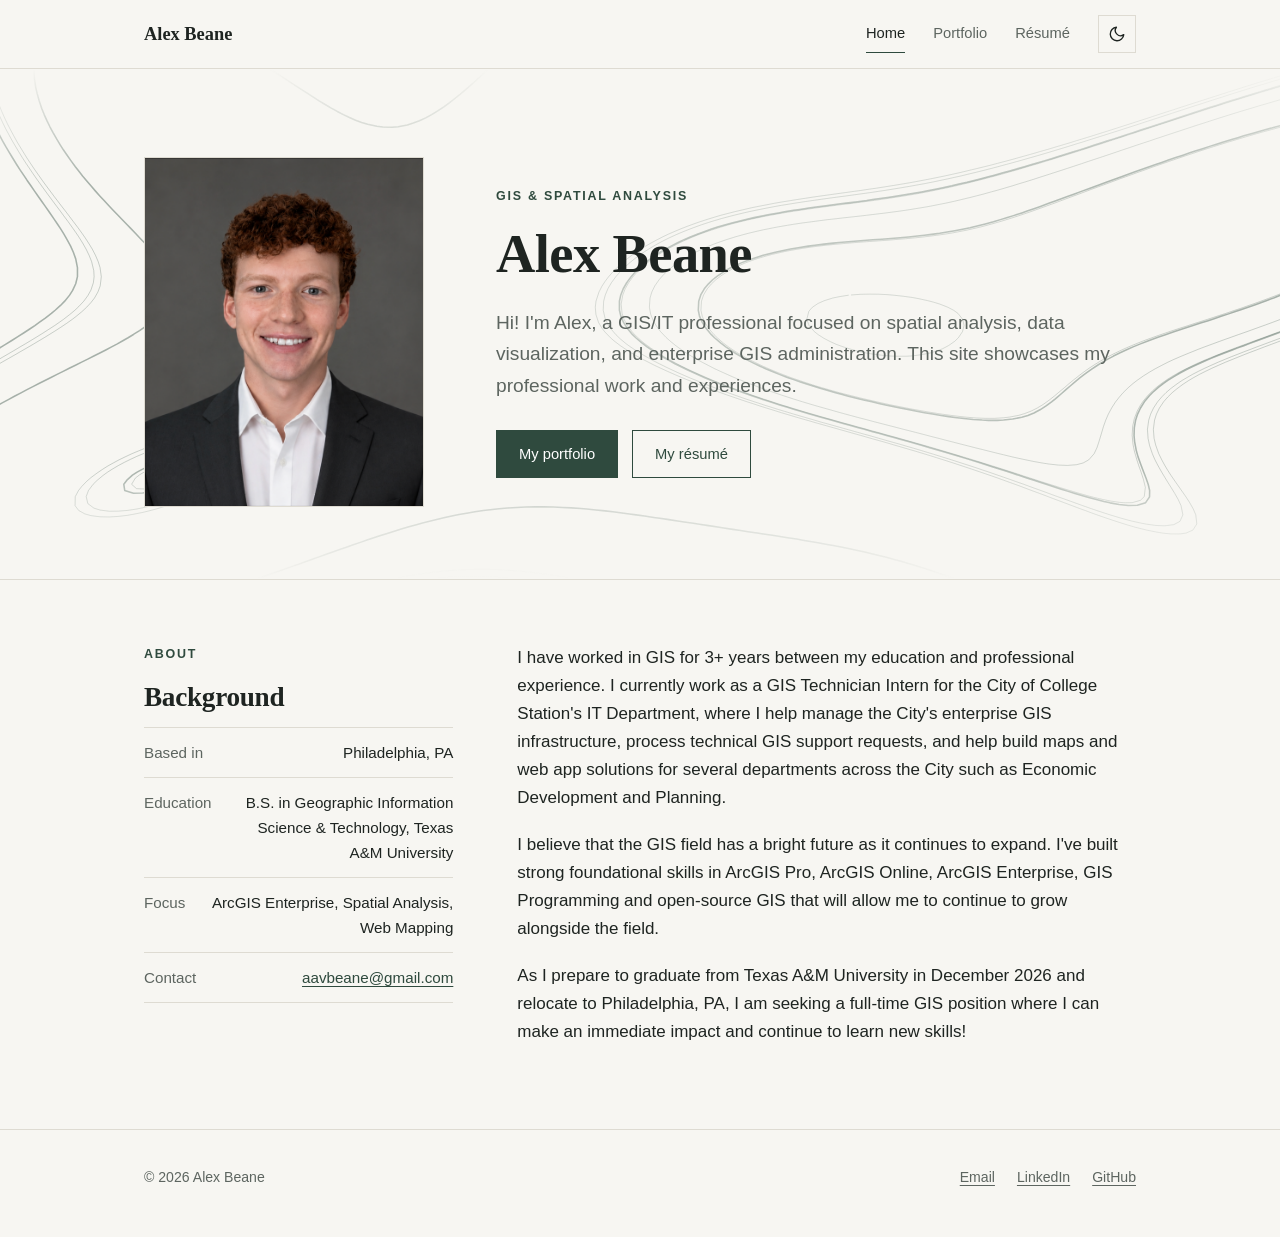
<file: index.html>
<!DOCTYPE html>
<html lang="en">
<head>
  <meta charset="utf-8">
  <meta name="viewport" content="width=device-width, initial-scale=1">
  <title>Alex Beane | GIS Professional</title>
  <meta name="description" content="Portfolio of Alex Beane, a GIS professional specializing in spatial analysis, cartography, and geospatial data.">
  <link rel="stylesheet" href="style.css">
  <script src="theme.js"></script>
</head>
<body>

  <header class="site-header">
    <div class="wrap">
      <a class="brand" href="index.html">Alex Beane</a>
      <div class="header-actions">
        <nav class="nav" aria-label="Main">
          <a href="index.html" aria-current="page">Home</a>
          <a href="portfolio.html">Portfolio</a>
          <a href="resume.html">Résumé</a>
        </nav>
        <button class="theme-toggle" type="button" aria-label="Dark mode" aria-pressed="false" title="Switch to dark mode">
          <svg class="icon-moon" viewBox="0 0 24 24" aria-hidden="true"><path d="M21 12.8A9 9 0 1 1 11.2 3a7 7 0 0 0 9.8 9.8z"/></svg>
          <svg class="icon-sun" viewBox="0 0 24 24" aria-hidden="true"><circle cx="12" cy="12" r="4"/><path d="M12 2v2M12 20v2M4.93 4.93l1.41 1.41M17.66 17.66l1.41 1.41M2 12h2M20 12h2M4.93 19.07l1.41-1.41M17.66 6.34l1.41-1.41"/></svg>
        </button>
      </div>
    </div>
  </header>

  <main>
    <!-- Intro -->
    <div class="hero">
      <div class="wrap hero-grid">
        <!-- Portrait -->
        <div class="portrait">
          <img src="images/portrait.png" alt="Portrait of Alex Beane">
        </div>
        <div>
          <p class="eyebrow">GIS &amp; Spatial Analysis</p>
          <h1>Alex Beane</h1>
          <p class="lede">
            Hi! I'm Alex, a GIS/IT professional focused on spatial analysis, data visualization, and
            enterprise GIS administration. This site showcases my professional work and experiences.
          </p>
          <div class="actions">
            <a class="btn" href="portfolio.html">My portfolio</a>
            <a class="btn ghost" href="resume.html">My résumé</a>
          </div>
        </div>
      </div>
    </div>

    <!-- About -->
    <section id="about">
      <div class="wrap two-col">
        <div>
          <p class="eyebrow">About</p>
          <h2>Background</h2>
          <ul class="facts">
            <li><span>Based in</span><span>Philadelphia, PA</span></li>
            <li><span>Education</span><span>B.S. in Geographic Information Science & Technology, Texas A&M University</span></li>
            <li><span>Focus</span><span>ArcGIS Enterprise, Spatial Analysis, Web Mapping</span></li>
            <li><span>Contact</span><span><a href="mailto:aavbeane@gmail.com">aavbeane@gmail.com</a></span></li>
          </ul>
        </div>
        <div>
          <p>
            I have worked in GIS for 3+ years between my education and professional experience. I currently work as a GIS Technician Intern for the City of College Station's IT Department, where I help manage the City's enterprise GIS infrastructure, process technical GIS support requests, and help build maps and web app solutions for several departments across the City such as Economic Development and Planning.
          </p>
          <p>
            I believe that the GIS field has a bright future as it continues to expand. I've built strong foundational skills in ArcGIS Pro, ArcGIS Online, ArcGIS Enterprise, GIS Programming and open-source GIS that will allow me to continue to grow alongside the field.
          </p>
          <p>
            As I prepare to graduate from Texas A&M University in December 2026 and relocate to Philadelphia, PA, I am seeking a full-time GIS position where I can make an immediate impact and continue to learn new skills!
          </p>
        </div>
      </div>
    </section>

  <footer class="site-footer">
    <div class="wrap">
      <span>&copy; 2026 Alex Beane</span>
      <div class="footer-links">
        <a href="mailto:aavbeane@gmail.com">Email</a>
        <a href="https://www.linkedin.com/in/beanealex" rel="noopener">LinkedIn</a>
        <a href="https://github.com/alex-beane" rel="noopener">GitHub</a>
      </div>
    </div>
  </footer>

</body>
</html>
</file>
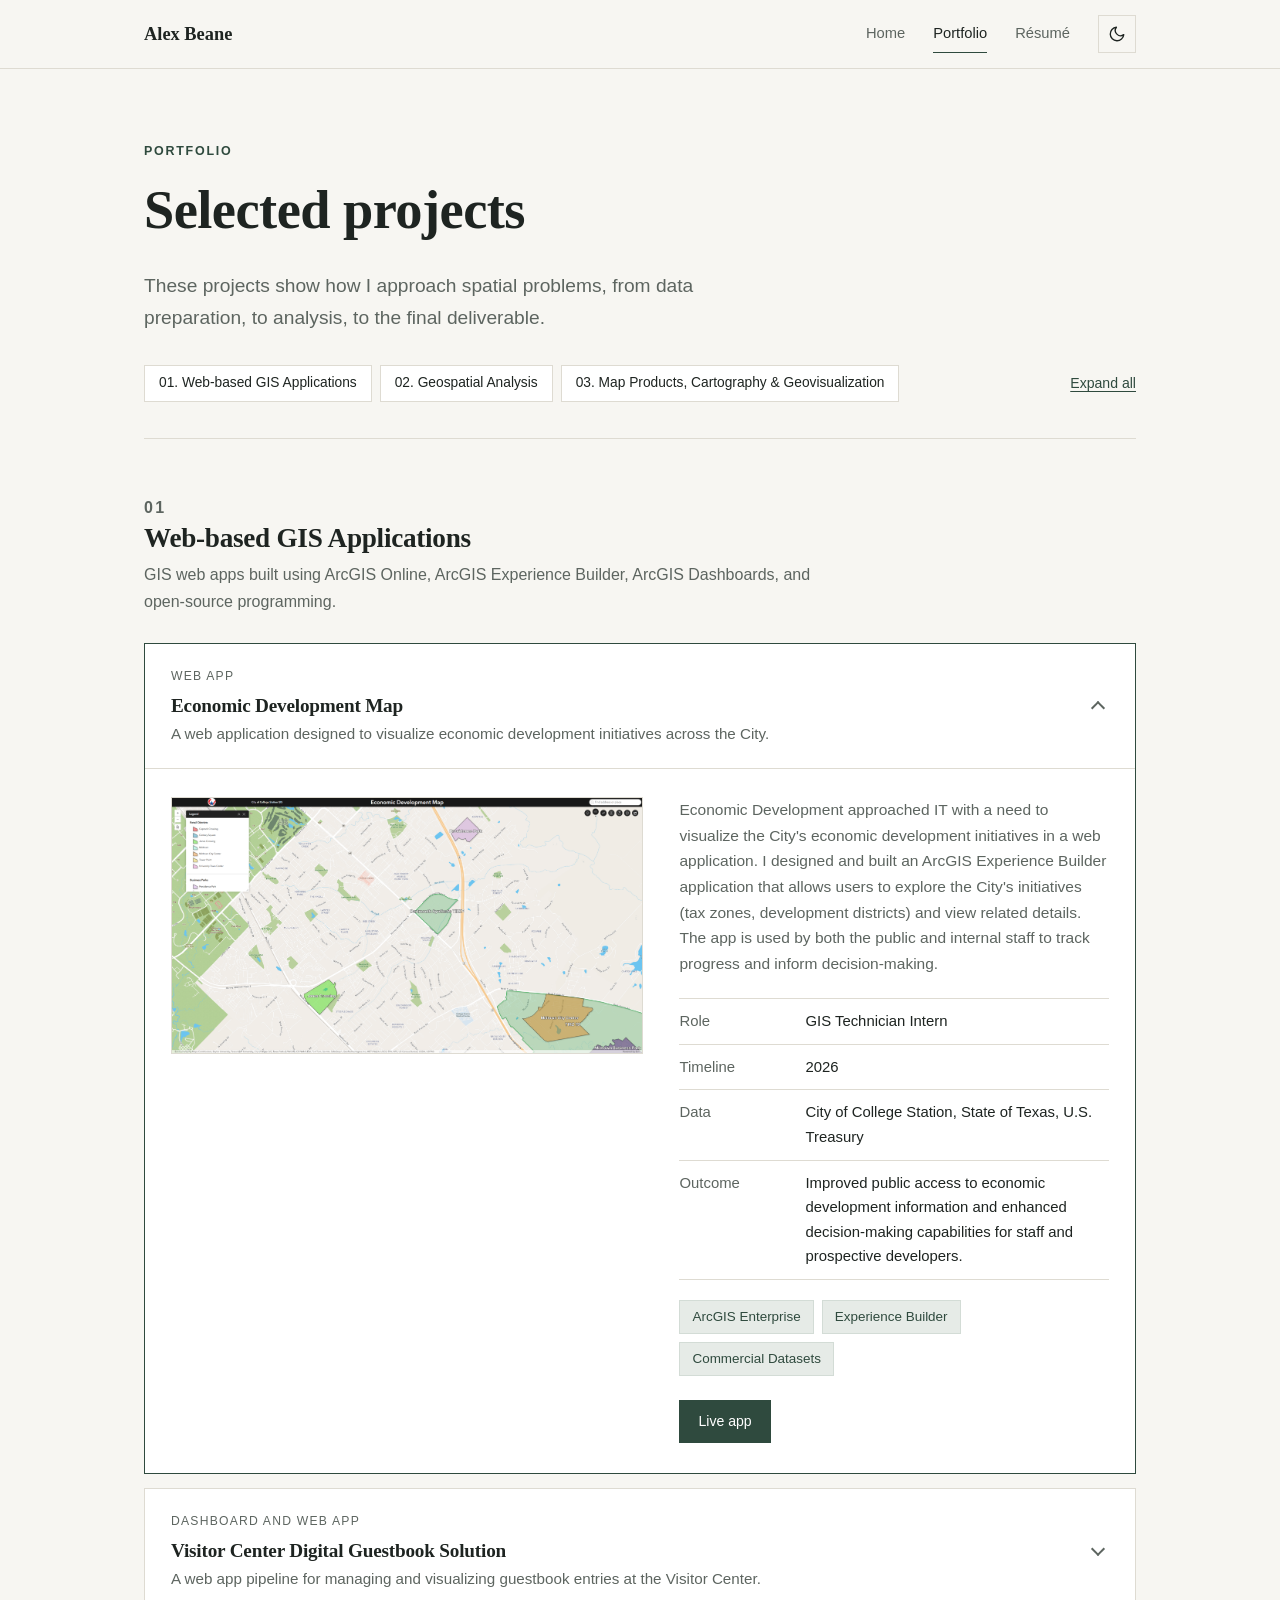
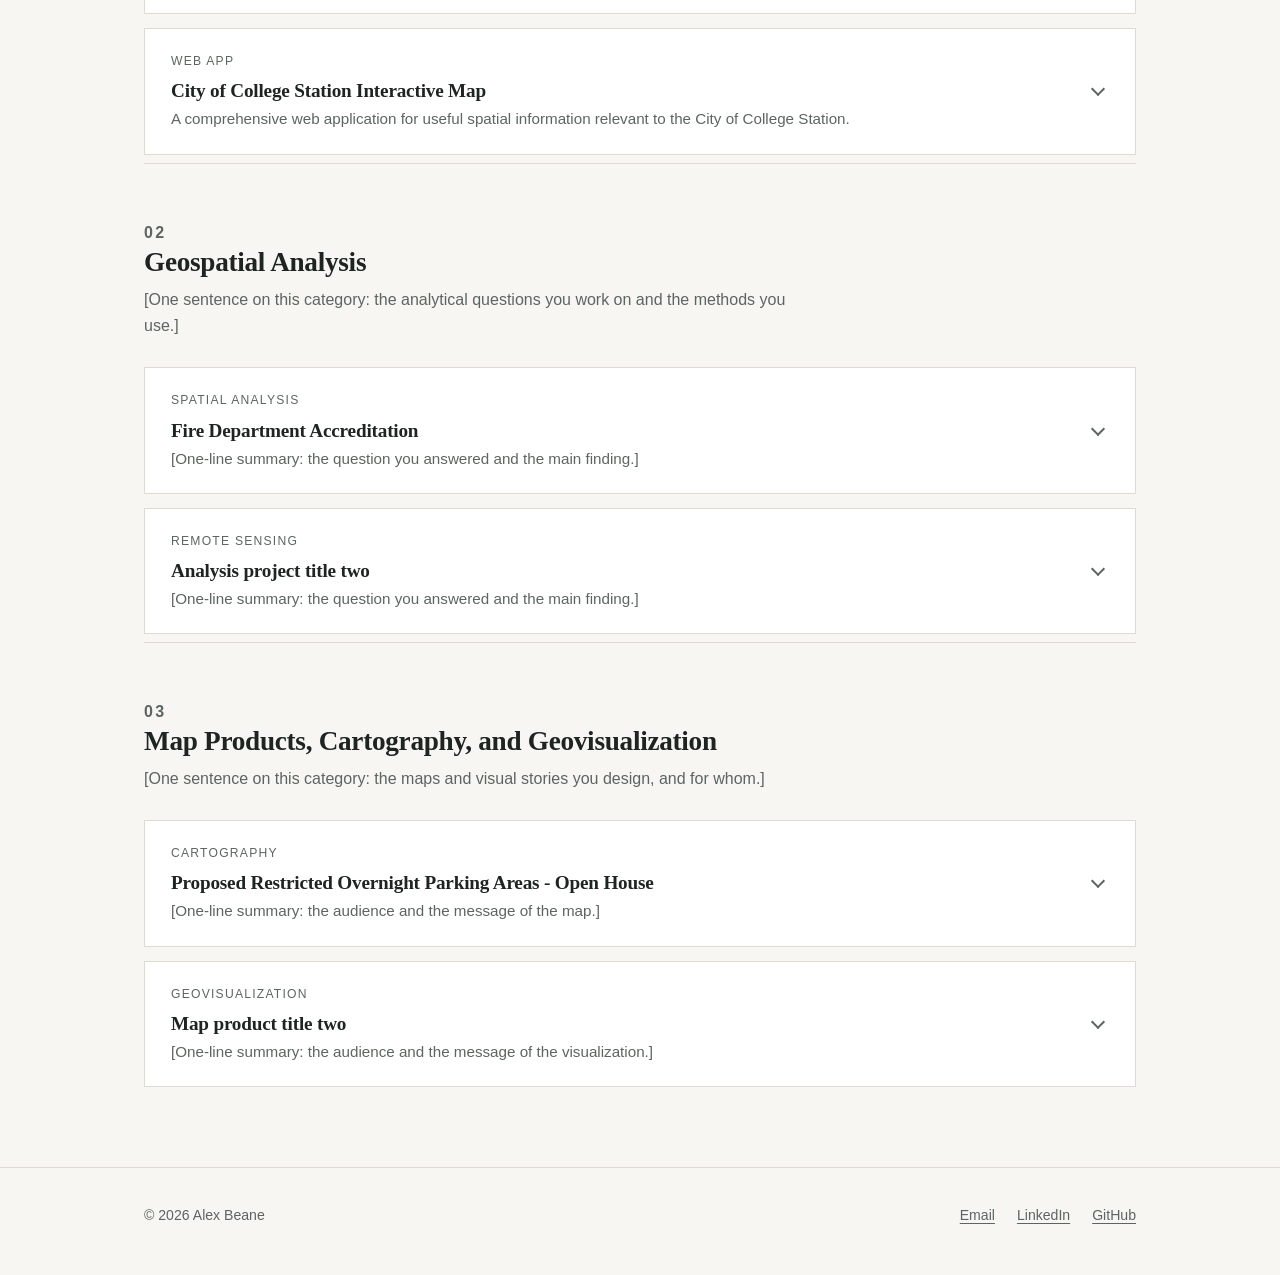
<file: portfolio.html>
<!DOCTYPE html>
<html lang="en">
<head>
  <meta charset="utf-8">
  <meta name="viewport" content="width=device-width, initial-scale=1">
  <title>Portfolio | Alex Beane</title>
  <meta name="description" content="Selected GIS projects by Alex Beane: spatial analysis, cartography, and geospatial data work.">
  <link rel="stylesheet" href="style.css">
  <script src="theme.js"></script>
</head>
<body>

  <header class="site-header">
    <div class="wrap">
      <a class="brand" href="index.html">Alex Beane</a>
      <div class="header-actions">
        <nav class="nav" aria-label="Main">
          <a href="index.html">Home</a>
          <a href="portfolio.html" aria-current="page">Portfolio</a>
          <a href="resume.html">Résumé</a>
        </nav>
        <button class="theme-toggle" type="button" aria-label="Dark mode" aria-pressed="false" title="Switch to dark mode">
          <svg class="icon-moon" viewBox="0 0 24 24" aria-hidden="true"><path d="M21 12.8A9 9 0 1 1 11.2 3a7 7 0 0 0 9.8 9.8z"/></svg>
          <svg class="icon-sun" viewBox="0 0 24 24" aria-hidden="true"><circle cx="12" cy="12" r="4"/><path d="M12 2v2M12 20v2M4.93 4.93l1.41 1.41M17.66 17.66l1.41 1.41M2 12h2M20 12h2M4.93 19.07l1.41-1.41M17.66 6.34l1.41-1.41"/></svg>
        </button>
      </div>
    </div>
  </header>

  <main>
    <div class="page-title">
      <div class="wrap">
        <p class="eyebrow">Portfolio</p>
        <h1>Selected projects</h1>
        <p class="lede">
          These projects show how I approach spatial problems, from data
          preparation, to analysis, to the final deliverable.
        </p>
      </div>
    </div>

    <div class="wrap">

      <div class="portfolio-tools">
        <ul class="jump-links" aria-label="Project categories">
          <li><a href="#web-gis">01. Web-based GIS Applications</a></li>
          <li><a href="#analysis">02. Geospatial Analysis</a></li>
          <li><a href="#cartography">03. Map Products, Cartography &amp; Geovisualization</a></li>
        </ul>
        <button class="text-btn" type="button" id="toggle-all">Expand all</button>
      </div>

      <!-- ==========================================================
           HOW TO ADD A PROJECT
           Copy any <details class="panel"> block below into the category
           it belongs to, then change its id, title, text and links.
           - Add the word "open" to <details> to start a panel expanded.
           - To show a real map or screenshot, save it in /images and replace
             the placeholder line with:
               <div class="thumb"><img src="images/your-image.jpg" alt="Describe the map"></div>
             The image is shown at its natural proportions (never stretched
             or cropped), scaled to the width of its column.
           - More than one image in a panel? Put all the .thumb divs inside
             one wrapper so they stack in the image column:
               <div class="panel-media">
                 <div class="thumb"><img src="images/first.png" alt="..."></div>
                 <div class="thumb"><img src="images/second.png" alt="..."></div>
               </div>
           - Wide screenshot (like 1920x1080)? Add class "stacked" to
             .panel-body, i.e. <div class="panel-body stacked">, to show the
             image full-width above the text so it is easy to read.
           - No image? Delete the .thumb div and add class "no-media"
             to .panel-body.
           Link a panel directly with portfolio.html#its-id
           ========================================================== -->

      <!-- ================= CATEGORY 1 ================= -->
      <section class="category" id="web-gis">
        <div class="category-head">
          <p class="eyebrow">01</p>
          <h2>Web-based GIS Applications</h2>
          <p>GIS web apps built using ArcGIS Online, ArcGIS Experience Builder, ArcGIS Dashboards, and open-source programming.</p>
        </div>

        <div class="panel-list">

          <details class="panel" id="web-gis-1" open>
            <summary>
              <div class="panel-head">
                <p class="panel-meta">Web app</p>
                <h3>Economic Development Map</h3>
                <p class="panel-summary">A web application designed to visualize economic development initiatives across the City.</p>
              </div>
              <span class="chevron" aria-hidden="true"></span>
            </summary>
            <div class="panel-body">
              <div class="thumb" role="img" aria-label="Placeholder for project screenshot"><img src="images/Portfolio/01/01-Thumbnail.png" alt="Screenshot of the Economic Development Map"></div>
              <div class="panel-text">
                <p>
                  Economic Development approached IT with a need to visualize the City's economic development initiatives in a web application. I designed and built an ArcGIS Experience Builder application that allows users to explore the City's initiatives (tax zones, development districts) and view related details. The app is used by both the public and internal staff to track progress and inform decision-making.
                </p>
                <dl class="detail-list">
                  <div><dt>Role</dt><dd>GIS Technician Intern</dd></div>
                  <div><dt>Timeline</dt><dd>2026</dd></div>
                  <div><dt>Data</dt><dd>City of College Station, State of Texas, U.S. Treasury</dd></div>
                  <div><dt>Outcome</dt><dd>Improved public access to economic development information and enhanced decision-making capabilities for staff and prospective developers.</dd></div>
                </dl>
                <ul class="tags">
                  <li>ArcGIS Enterprise</li>
                  <li>Experience Builder</li>
                  <li>Commercial Datasets</li>
                </ul>
                <div class="panel-links">
                  <a class="btn" href="https://experience.arcgis.com/experience/55b46648610e44c8bf11fb469d649dfe/page/Main">Live app</a>
                </div>
              </div>
            </div>
          </details>

          <details class="panel" id="web-gis-2">
            <summary>
              <div class="panel-head">
                <p class="panel-meta">Dashboard and Web app</p>
                <h3>Visitor Center Digital Guestbook Solution</h3>
                <p class="panel-summary">A web app pipeline for managing and visualizing guestbook entries at the Visitor Center.</p>
              </div>
              <span class="chevron" aria-hidden="true"></span>
            </summary>
            <div class="panel-body">
              <div class="panel-media">
                <div class="thumb" role="img"><img src="images/Portfolio/01/02-Thumbnail.png" alt="Project screenshot"></div>
                <div class="thumb" role="img"><img src="images/Portfolio/01/02-ExperienceBuilder.png" alt="Project screenshot"></div>
              </div>
              <div class="panel-text">
                <p>
                  After the City's Visitor Center ruled out costly commercial guestbook software, I utilized existing City GIS tools and infrastructure to develop a working alternative. A dashboard visualizes points as visitors add them on the main lobby TV, and the Experience Builder app powered by Survey123 allows guests to input their information and view the map freely.
                </p>
                <p>
                  <em>Internal use only. No live link available.</em>
                </p>
                <dl class="detail-list">
                  <div><dt>Role</dt><dd>GIS Technician Intern</dd></div>
                  <div><dt>Timeline</dt><dd>2025</dd></div>
                  <div><dt>Data</dt><dd>City of College Station</dd></div>
                  <div><dt>Outcome</dt><dd>An impactful alternative to expensive software that allows the visitor center to have an interactive element with guests and digitally manage/export guest information.</dd></div>
                </dl>
                <ul class="tags">
                  <li>ArcGIS Online</li>
                  <li>Dashboards</li>
                  <li>Experience Builder</li>
                  <li>Survey123</li>
                </ul>
              </div>
            </div>
          </details>

          <details class="panel" id="web-gis-3">
            <summary>
              <div class="panel-head">
                <p class="panel-meta">Web app</p>
                <h3>City of College Station Interactive Map</h3>
                <p class="panel-summary">A comprehensive web application for useful spatial information relevant to the City of College Station.</p>
              </div>
              <span class="chevron" aria-hidden="true"></span>
            </summary>
            <div class="panel-body">
              <div class="thumb" role="img" aria-label="Placeholder for project screenshot"><img src="images/Portfolio/01/03-Thumbnail.png" alt="Project screenshot"></div>
              <div class="panel-text">
                <p>
                  One of the very first tasks I was assigned with the City of College Station was updating the City's interactive map, which had not been updated since 2018 and was very dated. This was designed as a broader informational map, and includes useful layers such as parks, sanitation collection schedules, and aerial imagery. This project gave me a great introduction into how content interacts with each other in an Enterprise GIS environment and how to effectively publish to ArcGIS REST Services.
                </p>
                <p>
                  This project also features our first implementation of our User Guide initiative. The User Guide, which I also developed, is designed as a simple, easy-to-read informational about the features of the web app and how to use them.
                </p>
                <dl class="detail-list">
                  <div><dt>Role</dt><dd>GIS Technician Intern</dd></div>
                  <div><dt>Timeline</dt><dd>2025</dd></div>
                  <div><dt>Data</dt><dd>City of College Station</dd></div>
                  <div><dt>Outcome</dt><dd>An updated interactive map for the City of College Station which enhances public access to the City's GIS.</dd></div>
                </dl>
                <ul class="tags">
                  <li>ArcGIS Online</li>
                  <li>Experience Builder</li>
                  <li>REST Services</li>
                  <li>ArcGIS Enterprise</li>
                </ul>
                <div class="panel-links">
                  <a class="btn" href="https://experience.arcgis.com/experience/9468b19d6be24052a055728d7d8d9d63">Live app</a>
                </div>
              </div>
            </div>
          </details>

        </div>
      </section>

      <!-- ================= CATEGORY 2 ================= -->
      <section class="category" id="analysis">
        <div class="category-head">
          <p class="eyebrow">02</p>
          <h2>Geospatial Analysis</h2>
          <p>[One sentence on this category: the analytical questions you work on and the methods you use.]</p>
        </div>

        <div class="panel-list">

          <details class="panel" id="analysis-1">
            <summary>
              <div class="panel-head">
                <p class="panel-meta">Spatial analysis</p>
                <h3>Fire Department Accreditation</h3>
                <p class="panel-summary">[One-line summary: the question you answered and the main finding.]</p>
              </div>
              <span class="chevron" aria-hidden="true"></span>
            </summary>
            <div class="panel-body">
              <div class="thumb" role="img" aria-label="Placeholder for project map"></div>
              <div class="panel-text">
                <p>
                  [2 to 3 sentences: the question you were answering, the data you used,
                  your method, and what the result showed or enabled.]
                </p>
                <dl class="detail-list">
                  <div><dt>Role</dt><dd>[Your role]</dd></div>
                  <div><dt>Timeline</dt><dd>[Dates or duration]</dd></div>
                  <div><dt>Data</dt><dd>[Data sources]</dd></div>
                  <div><dt>Outcome</dt><dd>[Impact or result]</dd></div>
                </dl>
                <ul class="tags">
                  <li>ArcGIS Pro</li>
                  <li>Python</li>
                  <li>Suitability analysis</li>
                </ul>
                <div class="panel-links">
                  <a class="btn" href="#">Read the full write-up</a>
                </div>
              </div>
            </div>
          </details>

          <details class="panel" id="analysis-2">
            <summary>
              <div class="panel-head">
                <p class="panel-meta">Remote sensing</p>
                <h3>Analysis project title two</h3>
                <p class="panel-summary">[One-line summary: the question you answered and the main finding.]</p>
              </div>
              <span class="chevron" aria-hidden="true"></span>
            </summary>
            <div class="panel-body">
              <div class="thumb" role="img" aria-label="Placeholder for project map"></div>
              <div class="panel-text">
                <p>
                  [2 to 3 sentences: imagery or sensor source, the processing workflow,
                  and the insight or product that came out of it.]
                </p>
                <dl class="detail-list">
                  <div><dt>Role</dt><dd>[Your role]</dd></div>
                  <div><dt>Timeline</dt><dd>[Dates or duration]</dd></div>
                  <div><dt>Data</dt><dd>[Data sources]</dd></div>
                  <div><dt>Outcome</dt><dd>[Impact or result]</dd></div>
                </dl>
                <ul class="tags">
                  <li>Google Earth Engine</li>
                  <li>Raster analysis</li>
                  <li>R</li>
                </ul>
                <div class="panel-links">
                  <a class="btn" href="#">Read the full write-up</a>
                </div>
              </div>
            </div>
          </details>

        </div>
      </section>

      <!-- ================= CATEGORY 3 ================= -->
      <section class="category" id="cartography">
        <div class="category-head">
          <p class="eyebrow">03</p>
          <h2>Map Products, Cartography, and Geovisualization</h2>
          <p>[One sentence on this category: the maps and visual stories you design, and for whom.]</p>
        </div>

        <div class="panel-list">

          <details class="panel" id="cartography-1">
            <summary>
              <div class="panel-head">
                <p class="panel-meta">Cartography</p>
                <h3>Proposed Restricted Overnight Parking Areas - Open House</h3>
                <p class="panel-summary">[One-line summary: the audience and the message of the map.]</p>
              </div>
              <span class="chevron" aria-hidden="true"></span>
            </summary>
            <div class="panel-body">
              <div class="thumb" role="img" aria-label="Placeholder for map"></div>
              <div class="panel-text">
                <p>
                  [2 to 3 sentences: the audience, the design choices you made, and
                  how the map or story communicates its message.]
                </p>
                <dl class="detail-list">
                  <div><dt>Role</dt><dd>[Your role]</dd></div>
                  <div><dt>Timeline</dt><dd>[Dates or duration]</dd></div>
                  <div><dt>Data</dt><dd>[Data sources]</dd></div>
                  <div><dt>Format</dt><dd>[Print poster, web map, story map, etc.]</dd></div>
                </dl>
                <ul class="tags">
                  <li>QGIS</li>
                  <li>Cartographic design</li>
                  <li>Adobe Illustrator</li>
                </ul>
                <div class="panel-links">
                  <a class="btn" href="#">View full map</a>
                </div>
              </div>
            </div>
          </details>

          <details class="panel" id="cartography-2">
            <summary>
              <div class="panel-head">
                <p class="panel-meta">Geovisualization</p>
                <h3>Map product title two</h3>
                <p class="panel-summary">[One-line summary: the audience and the message of the visualization.]</p>
              </div>
              <span class="chevron" aria-hidden="true"></span>
            </summary>
            <div class="panel-body">
              <div class="thumb" role="img" aria-label="Placeholder for visualization"></div>
              <div class="panel-text">
                <p>
                  [2 to 3 sentences: what the visualization shows, how you encoded the
                  data, and what viewers should take away.]
                </p>
                <dl class="detail-list">
                  <div><dt>Role</dt><dd>[Your role]</dd></div>
                  <div><dt>Timeline</dt><dd>[Dates or duration]</dd></div>
                  <div><dt>Data</dt><dd>[Data sources]</dd></div>
                  <div><dt>Format</dt><dd>[Story map, interactive map, animation, etc.]</dd></div>
                </dl>
                <ul class="tags">
                  <li>ArcGIS StoryMaps</li>
                  <li>Web map</li>
                  <li>Data visualization</li>
                </ul>
                <div class="panel-links">
                  <a class="btn" href="#">View project</a>
                </div>
              </div>
            </div>
          </details>

        </div>
      </section>

    </div>
  </main>

  <footer class="site-footer">
    <div class="wrap">
      <span>&copy; 2026 Alex Beane</span>
      <div class="footer-links">
        <a href="mailto:aavbeane@gmail.com">Email</a>
        <a href="https://www.linkedin.com/in/beanealex" rel="noopener">LinkedIn</a>
        <a href="https://github.com/alex-beane" rel="noopener">GitHub</a>
      </div>
    </div>
  </footer>

  <script>
    // Expand/collapse all panels, and open a panel when linked by #id
    (function () {
      var panels = Array.prototype.slice.call(document.querySelectorAll('details.panel'));
      var btn = document.getElementById('toggle-all');

      function sync() {
        var allOpen = panels.every(function (p) { return p.open; });
        btn.textContent = allOpen ? 'Collapse all' : 'Expand all';
      }
      function openFromHash() {
        var id = location.hash.slice(1);
        var el = id && document.getElementById(id);
        if (el && el.tagName === 'DETAILS') { el.open = true; el.scrollIntoView(); }
      }

      btn.addEventListener('click', function () {
        var allOpen = panels.every(function (p) { return p.open; });
        panels.forEach(function (p) { p.open = !allOpen; });
        sync();
      });
      panels.forEach(function (p) { p.addEventListener('toggle', sync); });
      window.addEventListener('hashchange', openFromHash);
      openFromHash();
      sync();
    })();
  </script>

</body>
</html>
</file>
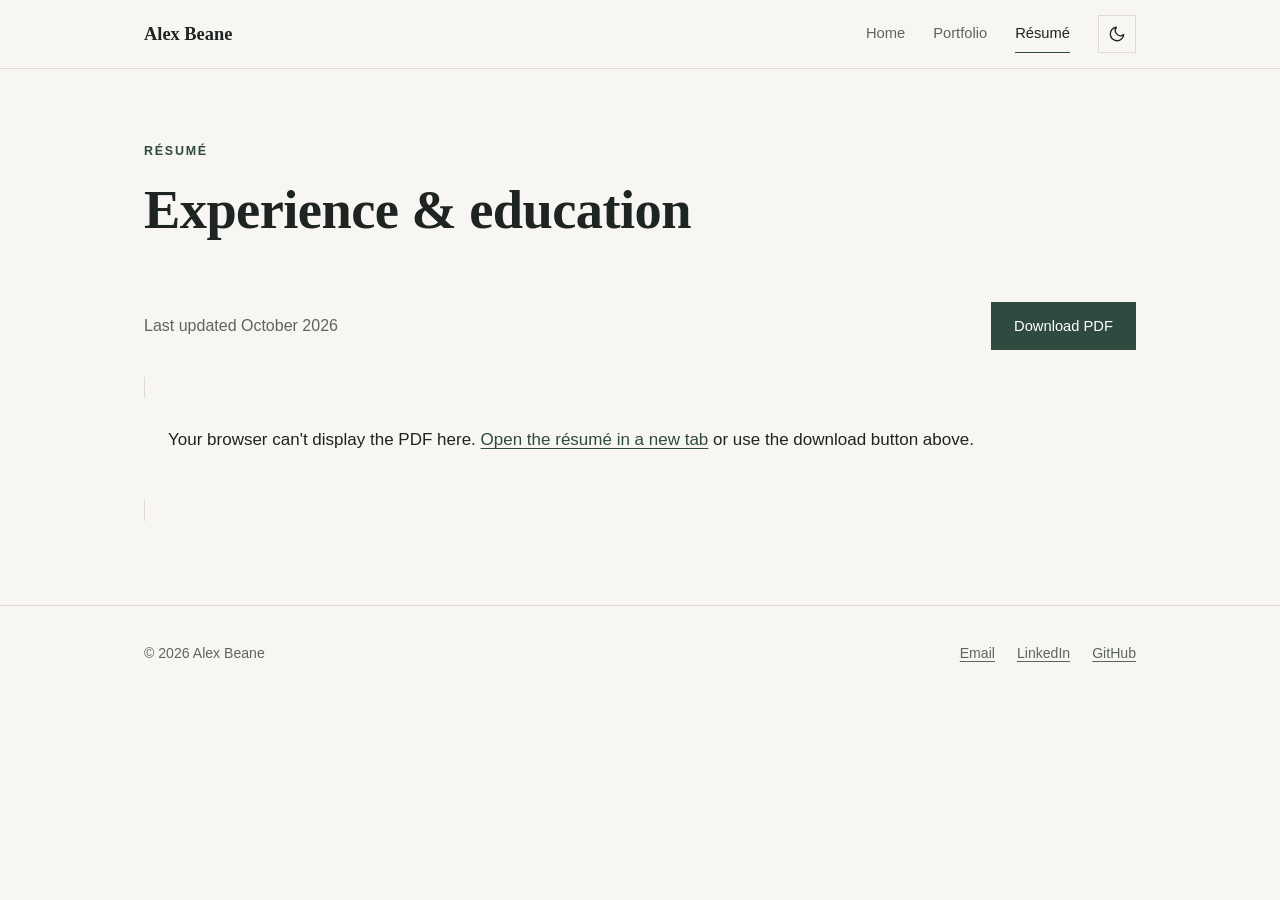
<file: resume.html>
<!DOCTYPE html>
<html lang="en">
<head>
  <meta charset="utf-8">
  <meta name="viewport" content="width=device-width, initial-scale=1">
  <title>Résumé | Alex Beane</title>
  <meta name="description" content="Résumé of Alex Beane, GIS professional.">
  <link rel="stylesheet" href="style.css">
  <script src="theme.js"></script>
</head>
<body>

  <header class="site-header">
    <div class="wrap">
      <a class="brand" href="index.html">Alex Beane</a>
      <div class="header-actions">
        <nav class="nav" aria-label="Main">
          <a href="index.html">Home</a>
          <a href="portfolio.html">Portfolio</a>
          <a href="resume.html" aria-current="page">Résumé</a>
        </nav>
        <button class="theme-toggle" type="button" aria-label="Dark mode" aria-pressed="false" title="Switch to dark mode">
          <svg class="icon-moon" viewBox="0 0 24 24" aria-hidden="true"><path d="M21 12.8A9 9 0 1 1 11.2 3a7 7 0 0 0 9.8 9.8z"/></svg>
          <svg class="icon-sun" viewBox="0 0 24 24" aria-hidden="true"><circle cx="12" cy="12" r="4"/><path d="M12 2v2M12 20v2M4.93 4.93l1.41 1.41M17.66 17.66l1.41 1.41M2 12h2M20 12h2M4.93 19.07l1.41-1.41M17.66 6.34l1.41-1.41"/></svg>
        </button>
      </div>
    </div>
  </header>

  <main>
    <div class="page-title">
      <div class="wrap">
        <p class="eyebrow">Résumé</p>
        <h1>Experience &amp; education</h1>
      </div>
    </div>

    <div class="wrap resume-wrap">
      <div class="resume-bar">
        <p class="lede" style="margin:0;font-size:1rem;">Last updated October 2026</p>
        <a class="btn" href="files/resume.pdf" download>Download PDF</a>
      </div>

      <!-- Save your resume in the project root as resume.pdf -->
      <object class="pdf-frame" data="files/resume.pdf" type="application/pdf" aria-label="Résumé PDF">
        <div class="pdf-fallback">
          <p>Your browser can't display the PDF here.
            <a href="files/resume.pdf">Open the résumé in a new tab</a> or use the download button above.</p>
        </div>
      </object>
    </div>
  </main>

  <footer class="site-footer">
    <div class="wrap">
      <span>&copy; 2026 Alex Beane</span>
      <div class="footer-links">
        <a href="mailto:aavbeane@gmail.com">Email</a>
        <a href="https://www.linkedin.com/in/beanealex" rel="noopener">LinkedIn</a>
        <a href="https://github.com/alex-beane" rel="noopener">GitHub</a>
      </div>
    </div>
  </footer>

</body>
</html>
</file>
<file: style.css>
/* ==========================================================
   GIS Portfolio — shared stylesheet
   Palette: warm paper, charcoal ink, deep forest accent
   Light is the default; dark applies when <html data-theme="dark">
   (set by theme.js from the visitor's saved choice)
   ========================================================== */

:root {
  color-scheme: light;
  --bg: #f7f6f2;
  --surface: #ffffff;
  --ink: #1e2421;
  --muted: #5d6560;
  --rule: #dedbd2;
  --accent: #2f4a3e;
  --accent-soft: #e6ebe7;
  --on-accent: #ffffff;
  --tag-border: #d3dcd6;
  --contour-1: rgba(47, 74, 62, 0.10);
  --contour-2: rgba(47, 74, 62, 0.08);
  --max: 1040px;
  --serif: "Iowan Old Style", "Palatino Linotype", Palatino, Georgia, serif;
  --sans: -apple-system, BlinkMacSystemFont, "Segoe UI", Roboto, "Helvetica Neue", Arial, sans-serif;
}

:root[data-theme="dark"] {
  color-scheme: dark;
  --bg: #141915;
  --surface: #1b211d;
  --ink: #e9eae4;
  --muted: #a3aba5;
  --rule: #2d3631;
  --accent: #8fb9a3;
  --accent-soft: #212d26;
  --on-accent: #101712;
  --tag-border: #33463b;
  --contour-1: rgba(143, 185, 163, 0.12);
  --contour-2: rgba(143, 185, 163, 0.09);
}

*, *::before, *::after { box-sizing: border-box; }

html { scroll-behavior: smooth; }

body {
  margin: 0;
  background: var(--bg);
  color: var(--ink);
  font-family: var(--sans);
  font-size: 17px;
  line-height: 1.65;
  -webkit-font-smoothing: antialiased;
}

img { max-width: 100%; display: block; }

a {
  color: var(--accent);
  text-decoration-thickness: 1px;
  text-underline-offset: 3px;
}
a:hover { color: var(--ink); }

:focus-visible {
  outline: 2px solid var(--accent);
  outline-offset: 3px;
}

h1, h2, h3 {
  font-family: var(--serif);
  font-weight: 600;
  line-height: 1.2;
  letter-spacing: -0.01em;
  margin: 0 0 0.5em;
}
h1 { font-size: clamp(2.3rem, 5vw, 3.4rem); }
h2 { font-size: 1.7rem; }
h3 { font-size: 1.2rem; }
p  { margin: 0 0 1.1em; }

.wrap {
  max-width: var(--max);
  margin: 0 auto;
  padding: 0 24px;
}

.eyebrow {
  font-family: var(--sans);
  font-size: 0.78rem;
  font-weight: 600;
  letter-spacing: 0.14em;
  text-transform: uppercase;
  color: var(--accent);
  margin-bottom: 1rem;
}

/* ---------- Header / nav ---------- */
.site-header {
  border-bottom: 1px solid var(--rule);
  background: var(--bg);
  position: sticky;
  top: 0;
  z-index: 10;
}
.site-header .wrap {
  display: flex;
  align-items: center;
  justify-content: space-between;
  flex-wrap: wrap;
  min-height: 68px;
  gap: 8px 24px;
}
.brand {
  font-family: var(--serif);
  font-size: 1.15rem;
  font-weight: 600;
  color: var(--ink);
  text-decoration: none;
}
.header-actions { display: flex; align-items: center; gap: 28px; }
.nav { display: flex; gap: 28px; }
.nav a {
  font-size: 0.92rem;
  color: var(--muted);
  text-decoration: none;
  padding: 6px 0;
  border-bottom: 1px solid transparent;
}
.nav a:hover { color: var(--ink); }
.nav a[aria-current="page"] {
  color: var(--ink);
  border-bottom-color: var(--accent);
}

/* Theme toggle (sun / moon) */
.theme-toggle {
  display: grid;
  place-items: center;
  width: 38px;
  height: 38px;
  padding: 0;
  background: transparent;
  color: var(--ink);
  border: 1px solid var(--rule);
  cursor: pointer;
  transition: border-color 0.15s, color 0.15s;
}
.theme-toggle:hover { border-color: var(--accent); color: var(--accent); }
.theme-toggle svg {
  width: 18px;
  height: 18px;
  fill: none;
  stroke: currentColor;
  stroke-width: 1.8;
  stroke-linecap: round;
  stroke-linejoin: round;
}
.theme-toggle .icon-sun { display: none; }
:root[data-theme="dark"] .theme-toggle .icon-sun { display: block; }
:root[data-theme="dark"] .theme-toggle .icon-moon { display: none; }

/* ---------- Hero / intro ---------- */
.hero { position: relative; padding: 88px 0 72px; overflow: hidden; }
/* Topographic contour background. The lines fade out at the top and bottom
   edges. One SVG per theme (images/topo-light.svg, images/topo-dark.svg). */
.hero::before {
  content: "";
  position: absolute;
  inset: 0;
  background: url("images/topo-light.svg") center / cover no-repeat;
  pointer-events: none;
}
:root[data-theme="dark"] .hero::before { background-image: url("images/topo-dark.svg"); }
.hero-grid {
  position: relative; /* keeps the portrait and text above the background */
  display: grid;
  /* Portrait column is a fixed, modest width; the text gets the rest.
     To make the photo larger/smaller, change the 280px below. */
  grid-template-columns: minmax(200px, 280px) 1fr;
  gap: 72px;
  align-items: center;
}
.hero h1 { margin-bottom: 0.35em; }
.lede {
  font-size: 1.2rem;
  color: var(--muted);
  max-width: 34em;
}
.portrait {
  aspect-ratio: 4 / 5;
  background: var(--accent-soft);
  border: 1px solid var(--rule);
  overflow: hidden;
}
.portrait img { width: 100%; height: 100%; object-fit: cover; }

.actions { display: flex; flex-wrap: wrap; gap: 14px; margin-top: 28px; }
.btn {
  display: inline-block;
  padding: 11px 22px;
  font-size: 0.92rem;
  font-weight: 500;
  text-decoration: none;
  border: 1px solid var(--accent);
  background: var(--accent);
  color: var(--on-accent);
  transition: background 0.15s, color 0.15s;
}
.btn:hover { background: var(--ink); border-color: var(--ink); color: var(--bg); }
.btn.ghost { background: transparent; color: var(--accent); }
.btn.ghost:hover { background: var(--accent); color: var(--on-accent); border-color: var(--accent); }

/* ---------- Sections ---------- */
section { padding: 64px 0; border-top: 1px solid var(--rule); }
.section-head { margin-bottom: 36px; }
.two-col {
  display: grid;
  grid-template-columns: 1fr 2fr;
  gap: 64px;
}

.facts { list-style: none; margin: 0; padding: 0; }
.facts li {
  display: flex;
  justify-content: space-between;
  gap: 16px;
  padding: 12px 0;
  border-bottom: 1px solid var(--rule);
  font-size: 0.95rem;
}
.facts li:first-child { border-top: 1px solid var(--rule); }
.facts span:first-child { color: var(--muted); }
.facts span:last-child { text-align: right; }

.tags { list-style: none; margin: 0; padding: 0; display: flex; flex-wrap: wrap; gap: 8px; }
.tags li {
  font-size: 0.84rem;
  padding: 5px 12px;
  background: var(--accent-soft);
  color: var(--accent);
  border: 1px solid var(--tag-border);
}

.skills-grid {
  display: grid;
  grid-template-columns: repeat(3, 1fr);
  gap: 40px;
}
.skills-grid h3 { font-size: 1.05rem; margin-bottom: 0.8em; }

/* ---------- Portfolio: categories + expandable panels ---------- */
.page-title { padding: 72px 0 32px; }
.page-title .lede { margin-bottom: 0; }

.portfolio-tools {
  display: flex;
  justify-content: space-between;
  align-items: center;
  flex-wrap: wrap;
  gap: 16px;
  padding-bottom: 36px;
}
.jump-links { list-style: none; margin: 0; padding: 0; display: flex; flex-wrap: wrap; gap: 8px; }
.jump-links a {
  display: inline-block;
  font-size: 0.86rem;
  padding: 6px 14px;
  color: var(--ink);
  text-decoration: none;
  border: 1px solid var(--rule);
  background: var(--surface);
  transition: border-color 0.15s, color 0.15s;
}
.jump-links a:hover { border-color: var(--accent); color: var(--accent); }

.text-btn {
  font: inherit;
  font-size: 0.88rem;
  font-weight: 500;
  color: var(--accent);
  background: none;
  border: 0;
  padding: 4px 0;
  cursor: pointer;
  text-decoration: underline;
  text-decoration-thickness: 1px;
  text-underline-offset: 3px;
}
.text-btn:hover { color: var(--ink); }

.category { padding: 56px 0 8px; scroll-margin-top: 68px; }
.category:last-of-type { padding-bottom: 80px; }
.category-head { margin-bottom: 28px; max-width: 40em; }
.category-head h2 { margin-bottom: 0.3em; }
.category-head p { color: var(--muted); font-size: 1rem; margin: 0; }

.panel-list { display: grid; gap: 14px; }

.panel {
  background: var(--surface);
  border: 1px solid var(--rule);
  scroll-margin-top: 88px;
}
.panel[open] { border-color: var(--accent); }

.panel summary {
  list-style: none;
  cursor: pointer;
  display: grid;
  grid-template-columns: 1fr auto;
  align-items: center;
  gap: 20px;
  padding: 22px 26px;
}
.panel summary::-webkit-details-marker { display: none; }
.panel summary:hover h3 { color: var(--accent); }

.panel-head h3 { margin: 0 0 4px; transition: color 0.15s; }
.panel-meta {
  font-size: 0.76rem;
  letter-spacing: 0.1em;
  text-transform: uppercase;
  color: var(--muted);
  margin: 0 0 8px;
}
.panel-summary { color: var(--muted); font-size: 0.95rem; margin: 0; max-width: 46em; }

.chevron {
  width: 10px;
  height: 10px;
  border-right: 2px solid var(--muted);
  border-bottom: 2px solid var(--muted);
  transform: rotate(45deg);
  transition: transform 0.2s;
  margin: 0 6px 4px 0;
}
.panel[open] .chevron { transform: rotate(-135deg); margin-bottom: -4px; }

.panel-body {
  display: grid;
  grid-template-columns: 1.1fr 1fr;
  gap: 36px;
  align-items: start; /* image keeps its own height; it no longer stretches to match the text */
  padding: 28px 26px 30px;
  border-top: 1px solid var(--rule);
}
.panel-body.no-media { grid-template-columns: 1fr; }
/* Image on top at full width, text below. Best for wide screenshots (e.g. 1920x1080). */
.panel-body.stacked { grid-template-columns: 1fr; }

/* Several images in one panel: wrap them in <div class="panel-media">.
   They stack top to bottom in the image column, each at its own natural proportions. */
.panel-media { display: grid; gap: 16px; align-content: start; min-width: 0; }

.thumb {
  border: 1px solid var(--rule);
  overflow: hidden;
}
/* Placeholder: only an EMPTY .thumb gets the 16:9 box and the contour pattern.
   Once you put an <img> inside, the box becomes exactly the size of your image. */
.thumb:empty {
  aspect-ratio: 16 / 9;
  background-color: var(--accent-soft);
  background-image:
    repeating-radial-gradient(circle at 30% 40%, transparent 0 18px, var(--contour-1) 18px 19px),
    repeating-radial-gradient(circle at 75% 70%, transparent 0 26px, var(--contour-2) 26px 27px);
}
/* Real images keep their natural proportions: scaled to the column width, never stretched or cropped. */
.thumb img { display: block; width: 100%; height: auto; }

.panel-text p { color: var(--muted); font-size: 0.97rem; }
.panel-text .tags { margin-top: 20px; }

.detail-list { margin: 22px 0 0; display: grid; gap: 0; }
.detail-list div {
  display: grid;
  grid-template-columns: 110px 1fr;
  gap: 16px;
  padding: 10px 0;
  border-top: 1px solid var(--rule);
  font-size: 0.93rem;
}
.detail-list div:last-child { border-bottom: 1px solid var(--rule); }
.detail-list dt { color: var(--muted); }
.detail-list dd { margin: 0; }

.panel-links { display: flex; flex-wrap: wrap; gap: 12px; margin-top: 24px; }
.panel-links .btn { padding: 9px 18px; font-size: 0.88rem; }

/* ---------- Resume ---------- */
.resume-bar {
  display: flex;
  justify-content: space-between;
  align-items: center;
  flex-wrap: wrap;
  gap: 16px;
  margin-bottom: 24px;
}
.pdf-frame {
  width: 100%;
  height: 1100px;
  border: 1px solid var(--rule);
  background: var(--surface);
}
.pdf-fallback { padding: 24px; }
.resume-wrap { padding-bottom: 80px; }

/* ---------- Footer ---------- */
.site-footer {
  border-top: 1px solid var(--rule);
  padding: 36px 0 48px;
  font-size: 0.88rem;
  color: var(--muted);
}
.site-footer .wrap {
  display: flex;
  justify-content: space-between;
  flex-wrap: wrap;
  gap: 12px;
}
.site-footer a { color: var(--muted); }
.site-footer a:hover { color: var(--ink); }
.footer-links { display: flex; gap: 22px; }

/* ---------- Responsive ---------- */
@media (max-width: 860px) {
  .hero { padding: 56px 0 48px; }
  .hero-grid, .two-col {
    grid-template-columns: 1fr;
    gap: 36px;
  }
  .portrait { max-width: 240px; }
  .panel-body { grid-template-columns: 1fr; gap: 26px; }
  .skills-grid { grid-template-columns: 1fr; gap: 28px; }
  .pdf-frame { height: 720px; }
}
@media (max-width: 520px) {
  body { font-size: 16px; }
  .site-header .wrap { gap: 4px 12px; padding-top: 8px; padding-bottom: 8px; }
  .header-actions { gap: 14px; }
  .nav { gap: 14px; }
  .nav a { font-size: 0.88rem; }
  .theme-toggle { width: 34px; height: 34px; }
  .panel summary { padding: 18px 18px; }
  .panel-body { padding: 22px 18px 24px; }
  .detail-list div { grid-template-columns: 1fr; gap: 2px; }

}
</file>
